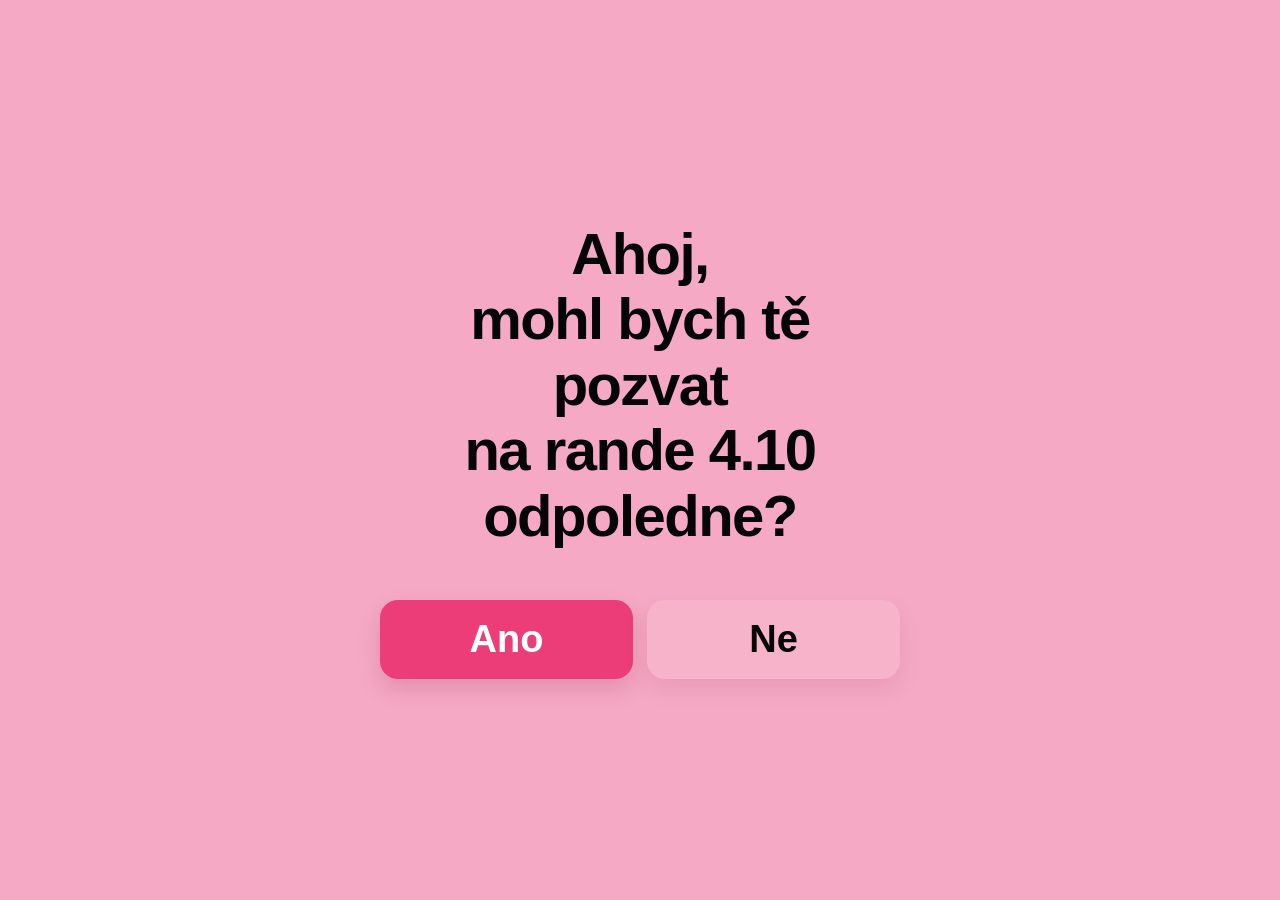
<file: index.html>
<!doctype html>
<html lang="cs">
<head>
  <meta charset="UTF-8" />
  <meta name="viewport" content="width=device-width, initial-scale=1, viewport-fit=cover" />
  <meta name="theme-color" content="#f5a9c4" />
  <title>Rande?</title>
  <link rel="stylesheet" href="styles.css" />
</head>
<body class="invite-page">
  <main class="invite">
    <h1>Ahoj,<br>mohl bych tě pozvat<br>na rande 4.10<br>odpoledne?</h1>

    <div class="buttons">
      <a class="btn btn-yes" href="ano.html">Ano</a>
      <button class="btn btn-no" id="noButton" type="button">Ne</button>
    </div>
  </main>

  <div class="modal-backdrop" id="errorModal" aria-hidden="true">
    <div class="ios-alert" role="dialog" aria-modal="true" aria-labelledby="errorTitle">
      <div class="alert-content">
        <h2 id="errorTitle">Error</h2>
        <p>Asi jsi klikla špatně, viď?</p>
      </div>
      <button id="closeError" class="alert-ok" type="button">OK</button>
    </div>
  </div>

  <script src="script.js"></script>
</body>
</html>
</file>
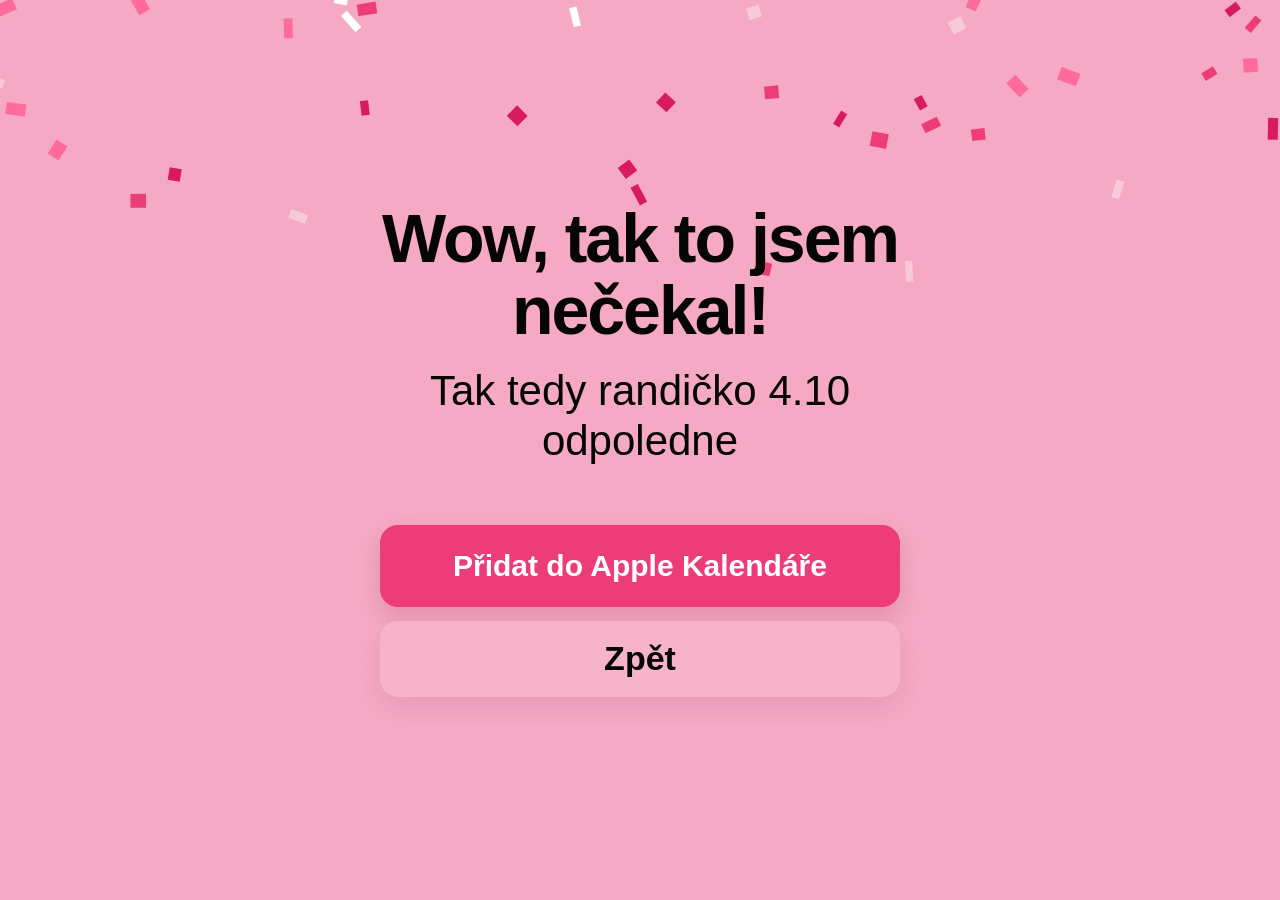
<file: ano.html>
<!doctype html>
<html lang="cs">
<head>
  <meta charset="UTF-8" />
  <meta name="viewport" content="width=device-width, initial-scale=1, viewport-fit=cover" />
  <meta name="theme-color" content="#f5a9c4" />
  <title>Tak platí!</title>
  <link rel="stylesheet" href="styles.css" />
</head>
<body class="yes-page">
  <canvas id="confetti" aria-hidden="true"></canvas>

  <main class="yes-content">
    <h1>Wow, tak to jsem nečekal!</h1>
    <p>Tak tedy randičko 4.10 odpoledne</p>

    <div class="yes-actions">
      <a class="btn btn-calendar" href="randicko-4-10.ics" download>
        Přidat do Apple Kalendáře
      </a>
      <a class="btn btn-back" href="index.html">Zpět</a>
    </div>
  </main>

  <script src="confetti.js"></script>
</body>
</html>
</file>
<file: styles.css>
:root{
  --pink-bg:#f5a9c4;
  --pink-strong:#ec3d78;
  --pink-soft:#f6b3ca;
  --text:#050505;
  --white:#ffffff;
}

*{
  box-sizing:border-box;
}

html,body{
  margin:0;
  min-height:100%;
}

body{
  min-height:100svh;
  background:var(--pink-bg);
  color:var(--text);
  font-family:Arial, Helvetica, sans-serif;
  overflow-x:hidden;
}

.invite-page,
.yes-page{
  display:flex;
  align-items:center;
  justify-content:center;
  padding:
    max(24px, env(safe-area-inset-top))
    20px
    max(24px, env(safe-area-inset-bottom));
}

.invite,
.yes-content{
  width:min(100%, 520px);
  text-align:center;
  position:relative;
  z-index:2;
}

.invite h1{
  margin:0 0 52px;
  font-size:clamp(38px, 9.5vw, 58px);
  line-height:1.13;
  letter-spacing:-1.5px;
  font-weight:800;
}

.buttons{
  display:grid;
  grid-template-columns:1fr 1fr;
  gap:14px;
}

.btn{
  appearance:none;
  border:0;
  text-decoration:none;
  display:flex;
  align-items:center;
  justify-content:center;
  min-height:78px;
  padding:18px 20px;
  border-radius:18px;
  font-size:clamp(28px, 7vw, 38px);
  font-weight:800;
  font-family:inherit;
  cursor:pointer;
  transition:transform .12s ease, filter .12s ease;
  -webkit-tap-highlight-color:transparent;
}

.btn:active{
  transform:scale(.97);
}

.btn-yes{
  background:var(--pink-strong);
  color:var(--white);
  box-shadow:0 10px 22px rgba(139, 25, 65, .18);
}

.btn-no{
  background:var(--pink-soft);
  color:var(--text);
  box-shadow:0 10px 22px rgba(139, 25, 65, .10);
}

.modal-backdrop{
  position:fixed;
  inset:0;
  display:flex;
  align-items:center;
  justify-content:center;
  padding:24px;
  background:rgba(0,0,0,.28);
  backdrop-filter:blur(3px);
  opacity:0;
  visibility:hidden;
  transition:opacity .16s ease, visibility .16s ease;
  z-index:20;
}

.modal-backdrop.open{
  opacity:1;
  visibility:visible;
}

.ios-alert{
  width:min(100%, 330px);
  background:rgba(255,255,255,.96);
  border-radius:18px;
  overflow:hidden;
  box-shadow:0 20px 60px rgba(0,0,0,.22);
  text-align:center;
}

.alert-content{
  padding:24px 22px 21px;
}

.alert-content h2{
  margin:0 0 10px;
  font-size:21px;
  font-weight:700;
}

.alert-content p{
  margin:0;
  font-size:17px;
  line-height:1.35;
}

.alert-ok{
  width:100%;
  border:0;
  border-top:1px solid #d6d6d6;
  background:transparent;
  color:#007aff;
  padding:14px 10px;
  font-size:20px;
  cursor:pointer;
}

.yes-page{
  overflow:hidden;
}

#confetti{
  position:fixed;
  inset:0;
  width:100%;
  height:100%;
  pointer-events:none;
  z-index:1;
}

.yes-content h1{
  margin:0 0 20px;
  font-size:clamp(44px, 11vw, 68px);
  line-height:1.05;
  letter-spacing:-2px;
  font-weight:800;
}

.yes-content p{
  margin:0 0 58px;
  font-size:clamp(29px, 7.5vw, 42px);
  line-height:1.2;
  font-weight:500;
}

.yes-actions{
  display:grid;
  gap:14px;
}

.btn-calendar{
  background:var(--pink-strong);
  color:var(--white);
  min-height:82px;
  font-size:clamp(22px, 5.7vw, 30px);
  box-shadow:0 10px 22px rgba(139, 25, 65, .18);
}

.btn-back{
  background:var(--pink-soft);
  color:var(--text);
  min-height:76px;
  font-size:clamp(25px, 6.5vw, 34px);
  box-shadow:0 10px 22px rgba(139, 25, 65, .10);
}

@media (max-width:360px){
  .invite h1{
    font-size:34px;
    margin-bottom:40px;
  }

  .btn{
    min-height:68px;
    font-size:26px;
  }
}
</file>
